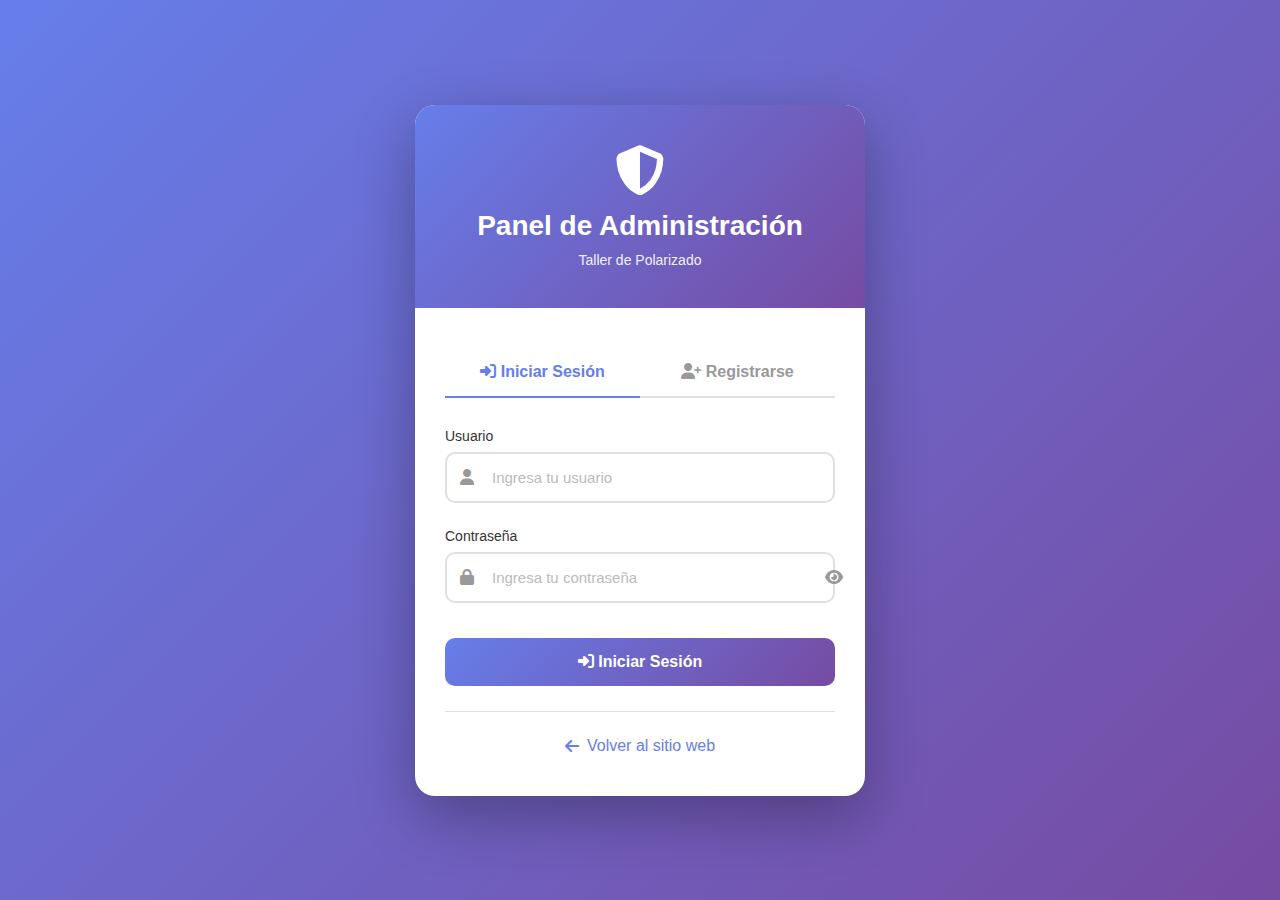
<file: login.html>
<!DOCTYPE html>
<html lang="es">
<head>
    <meta charset="UTF-8">
    <meta name="viewport" content="width=device-width, initial-scale=1.0">
    <title>Iniciar Sesión - Taller de Polarizado</title>
    <link rel="stylesheet" href="login-styles.css">
    <link rel="stylesheet" href="https://cdnjs.cloudflare.com/ajax/libs/font-awesome/6.4.0/css/all.min.css">
</head>
<body>
    <div class="login-container">
        <div class="login-header">
            <i class="fas fa-shield-alt"></i>
            <h1>Panel de Administración</h1>
            <p>Taller de Polarizado</p>
        </div>

        <div class="login-body">
            <!-- Alert Message -->
            <div class="alert" id="alertMessage">
                <i class="fas fa-info-circle"></i>
                <span id="alertText"></span>
            </div>

            <!-- Tabs -->
            <div class="form-tabs">
                <button class="tab-button active" data-tab="login">
                    <i class="fas fa-sign-in-alt"></i> Iniciar Sesión
                </button>
                <button class="tab-button" data-tab="register">
                    <i class="fas fa-user-plus"></i> Registrarse
                </button>
            </div>

            <!-- Login Form -->
            <div class="form-content active" id="login-form">
                <form id="loginForm">
                    <div class="form-group">
                        <label for="login-username">Usuario</label>
                        <div class="input-group">
                            <i class="fas fa-user"></i>
                            <input 
                                type="text" 
                                id="login-username" 
                                placeholder="Ingresa tu usuario"
                                required
                                autocomplete="username"
                            >
                        </div>
                    </div>

                    <div class="form-group">
                        <label for="login-password">Contraseña</label>
                        <div class="input-group">
                            <i class="fas fa-lock"></i>
                            <input 
                                type="password" 
                                id="login-password" 
                                placeholder="Ingresa tu contraseña"
                                required
                                autocomplete="current-password"
                            >
                            <button type="button" class="password-toggle" onclick="togglePassword('login-password', this)">
                                <i class="fas fa-eye"></i>
                            </button>
                        </div>
                    </div>

                    <button type="submit" class="btn-submit">
                        <i class="fas fa-sign-in-alt"></i> Iniciar Sesión
                    </button>
                </form>
            </div>

            <!-- Register Form -->
            <div class="form-content" id="register-form">
                <form id="registerForm">
                    <div class="form-group">
                        <label for="register-username">Usuario</label>
                        <div class="input-group">
                            <i class="fas fa-user"></i>
                            <input 
                                type="text" 
                                id="register-username" 
                                placeholder="Elige un nombre de usuario"
                                required
                                autocomplete="username"
                                minlength="3"
                            >
                        </div>
                        <div class="password-requirements">
                            Mínimo 3 caracteres
                        </div>
                    </div>

                    <div class="form-group">
                        <label for="register-password">Contraseña</label>
                        <div class="input-group">
                            <i class="fas fa-lock"></i>
                            <input 
                                type="password" 
                                id="register-password" 
                                placeholder="Crea una contraseña segura"
                                required
                                autocomplete="new-password"
                                minlength="6"
                            >
                            <button type="button" class="password-toggle" onclick="togglePassword('register-password', this)">
                                <i class="fas fa-eye"></i>
                            </button>
                        </div>
                        <div class="password-requirements">
                            La contraseña debe tener:
                            <ul>
                                <li>Mínimo 6 caracteres</li>
                                <li>Se recomienda usar letras, números y símbolos</li>
                            </ul>
                        </div>
                    </div>

                    <div class="form-group">
                        <label for="register-password-confirm">Confirmar Contraseña</label>
                        <div class="input-group">
                            <i class="fas fa-lock"></i>
                            <input 
                                type="password" 
                                id="register-password-confirm" 
                                placeholder="Confirma tu contraseña"
                                required
                                autocomplete="new-password"
                                minlength="6"
                            >
                            <button type="button" class="password-toggle" onclick="togglePassword('register-password-confirm', this)">
                                <i class="fas fa-eye"></i>
                            </button>
                        </div>
                    </div>

                    <button type="submit" class="btn-submit">
                        <i class="fas fa-user-plus"></i> Crear Cuenta
                    </button>
                </form>
            </div>

            <!-- Footer -->
            <div class="form-footer">
                <a href="index.html" class="back-home">
                    <i class="fas fa-arrow-left"></i> Volver al sitio web
                </a>
            </div>
        </div>
    </div>

    <script src="auth.js"></script>
    <script>
        // Alternar entre tabs
        document.querySelectorAll('.tab-button').forEach(button => {
            button.addEventListener('click', () => {
                const tab = button.dataset.tab;
                
                // Actualizar botones
                document.querySelectorAll('.tab-button').forEach(btn => {
                    btn.classList.remove('active');
                });
                button.classList.add('active');
                
                // Actualizar contenido
                document.querySelectorAll('.form-content').forEach(content => {
                    content.classList.remove('active');
                });
                document.getElementById(`${tab}-form`).classList.add('active');
                
                // Limpiar alerta
                hideAlert();
            });
        });

        // Toggle password visibility
        function togglePassword(inputId, button) {
            const input = document.getElementById(inputId);
            const icon = button.querySelector('i');
            
            if (input.type === 'password') {
                input.type = 'text';
                icon.classList.remove('fa-eye');
                icon.classList.add('fa-eye-slash');
            } else {
                input.type = 'password';
                icon.classList.remove('fa-eye-slash');
                icon.classList.add('fa-eye');
            }
        }

        // Mostrar alerta
        function showAlert(message, type) {
            const alert = document.getElementById('alertMessage');
            const alertText = document.getElementById('alertText');
            const icon = alert.querySelector('i');
            
            alertText.textContent = message;
            alert.className = `alert ${type} show`;
            
            if (type === 'success') {
                icon.className = 'fas fa-check-circle';
            } else {
                icon.className = 'fas fa-exclamation-circle';
            }
            
            // Auto-hide después de 5 segundos
            setTimeout(() => {
                hideAlert();
            }, 5000);
        }

        // Ocultar alerta
        function hideAlert() {
            const alert = document.getElementById('alertMessage');
            alert.classList.remove('show');
        }

        // Manejar login
        document.getElementById('loginForm').addEventListener('submit', (e) => {
            e.preventDefault();
            
            const username = document.getElementById('login-username').value.trim();
            const password = document.getElementById('login-password').value;
            
            const submitBtn = e.target.querySelector('.btn-submit');
            submitBtn.classList.add('loading');
            
            // Simular delay de red
            setTimeout(() => {
                const result = auth.login(username, password);
                
                submitBtn.classList.remove('loading');
                
                if (result.success) {
                    showAlert('¡Inicio de sesión exitoso! Redirigiendo...', 'success');
                    setTimeout(() => {
                        window.location.href = 'admin.html';
                    }, 1000);
                } else {
                    showAlert(result.message, 'error');
                }
            }, 500);
        });

        // Manejar registro
        document.getElementById('registerForm').addEventListener('submit', (e) => {
            e.preventDefault();
            
            const username = document.getElementById('register-username').value.trim();
            const password = document.getElementById('register-password').value;
            const confirmPassword = document.getElementById('register-password-confirm').value;
            
            // Validar que las contraseñas coincidan
            if (password !== confirmPassword) {
                showAlert('Las contraseñas no coinciden', 'error');
                return;
            }
            
            const submitBtn = e.target.querySelector('.btn-submit');
            submitBtn.classList.add('loading');
            
            // Simular delay de red
            setTimeout(() => {
                const result = auth.register(username, password);
                
                submitBtn.classList.remove('loading');
                
                if (result.success) {
                    showAlert(result.message + ' Ahora puedes iniciar sesión.', 'success');
                    
                    // Limpiar formulario
                    e.target.reset();
                    
                    // Cambiar a tab de login después de 2 segundos
                    setTimeout(() => {
                        document.querySelector('[data-tab="login"]').click();
                        document.getElementById('login-username').value = username;
                    }, 2000);
                } else {
                    showAlert(result.message, 'error');
                }
            }, 500);
        });

        // Verificar si ya hay sesión activa
        document.addEventListener('DOMContentLoaded', () => {
            if (auth.isAuthenticated()) {
                window.location.href = 'admin.html';
            }
        });

        // Limpiar alertas al escribir
        document.querySelectorAll('input').forEach(input => {
            input.addEventListener('input', hideAlert);
        });
    </script>
</body>
</html>
</file>
<file: login-styles.css>
* {
    margin: 0;
    padding: 0;
    box-sizing: border-box;
}

body {
    font-family: 'Segoe UI', Tahoma, Geneva, Verdana, sans-serif;
    background: linear-gradient(135deg, #667eea 0%, #764ba2 100%);
    min-height: 100vh;
    display: flex;
    justify-content: center;
    align-items: center;
    padding: 20px;
}

.login-container {
    background: white;
    border-radius: 20px;
    box-shadow: 0 20px 60px rgba(0, 0, 0, 0.3);
    overflow: hidden;
    max-width: 450px;
    width: 100%;
    animation: slideUp 0.5s ease-out;
}

@keyframes slideUp {
    from {
        opacity: 0;
        transform: translateY(30px);
    }
    to {
        opacity: 1;
        transform: translateY(0);
    }
}

.login-header {
    background: linear-gradient(135deg, #667eea 0%, #764ba2 100%);
    color: white;
    padding: 40px 30px;
    text-align: center;
}

.login-header i {
    font-size: 50px;
    margin-bottom: 15px;
    display: block;
}

.login-header h1 {
    font-size: 28px;
    margin-bottom: 10px;
    font-weight: 600;
}

.login-header p {
    font-size: 14px;
    opacity: 0.9;
}

.login-body {
    padding: 40px 30px;
}

.form-tabs {
    display: flex;
    margin-bottom: 30px;
    border-bottom: 2px solid #e0e0e0;
}

.tab-button {
    flex: 1;
    padding: 15px;
    background: none;
    border: none;
    font-size: 16px;
    font-weight: 600;
    color: #999;
    cursor: pointer;
    transition: all 0.3s ease;
    position: relative;
}

.tab-button.active {
    color: #667eea;
}

.tab-button.active::after {
    content: '';
    position: absolute;
    bottom: -2px;
    left: 0;
    right: 0;
    height: 2px;
    background: #667eea;
}

.tab-button:hover {
    color: #667eea;
}

.form-content {
    display: none;
}

.form-content.active {
    display: block;
    animation: fadeIn 0.3s ease-in;
}

@keyframes fadeIn {
    from {
        opacity: 0;
    }
    to {
        opacity: 1;
    }
}

.form-group {
    margin-bottom: 25px;
}

.form-group label {
    display: block;
    margin-bottom: 8px;
    color: #333;
    font-weight: 500;
    font-size: 14px;
}

.input-group {
    position: relative;
}

.input-group i {
    position: absolute;
    left: 15px;
    top: 50%;
    transform: translateY(-50%);
    color: #999;
    font-size: 16px;
}

.form-group input {
    width: 100%;
    padding: 15px 15px 15px 45px;
    border: 2px solid #e0e0e0;
    border-radius: 10px;
    font-size: 15px;
    transition: all 0.3s ease;
    font-family: inherit;
}

.form-group input:focus {
    outline: none;
    border-color: #667eea;
    box-shadow: 0 0 0 3px rgba(102, 126, 234, 0.1);
}

.form-group input::placeholder {
    color: #bbb;
}

.password-toggle {
    position: absolute;
    right: 15px;
    top: 50%;
    transform: translateY(-50%);
    background: none;
    border: none;
    color: #999;
    cursor: pointer;
    font-size: 16px;
    padding: 5px;
    transition: color 0.3s ease;
}

.password-toggle:hover {
    color: #667eea;
}

.btn-submit {
    width: 100%;
    padding: 15px;
    background: linear-gradient(135deg, #667eea 0%, #764ba2 100%);
    color: white;
    border: none;
    border-radius: 10px;
    font-size: 16px;
    font-weight: 600;
    cursor: pointer;
    transition: all 0.3s ease;
    margin-top: 10px;
}

.btn-submit:hover {
    transform: translateY(-2px);
    box-shadow: 0 10px 20px rgba(102, 126, 234, 0.3);
}

.btn-submit:active {
    transform: translateY(0);
}

.alert {
    padding: 15px;
    border-radius: 10px;
    margin-bottom: 20px;
    display: none;
    align-items: center;
    gap: 10px;
    animation: slideDown 0.3s ease-out;
}

@keyframes slideDown {
    from {
        opacity: 0;
        transform: translateY(-10px);
    }
    to {
        opacity: 1;
        transform: translateY(0);
    }
}

.alert.show {
    display: flex;
}

.alert i {
    font-size: 20px;
}

.alert.success {
    background: #d4edda;
    color: #155724;
    border: 1px solid #c3e6cb;
}

.alert.error {
    background: #f8d7da;
    color: #721c24;
    border: 1px solid #f5c6cb;
}

.form-footer {
    text-align: center;
    margin-top: 25px;
    padding-top: 25px;
    border-top: 1px solid #e0e0e0;
}

.form-footer a {
    color: #667eea;
    text-decoration: none;
    font-weight: 500;
    transition: color 0.3s ease;
}

.form-footer a:hover {
    color: #764ba2;
    text-decoration: underline;
}

.back-home {
    display: inline-flex;
    align-items: center;
    gap: 8px;
    color: #667eea;
    text-decoration: none;
    font-weight: 500;
    transition: all 0.3s ease;
}

.back-home:hover {
    color: #764ba2;
    gap: 12px;
}

.password-requirements {
    font-size: 12px;
    color: #666;
    margin-top: 8px;
    padding-left: 5px;
}

.password-requirements ul {
    list-style: none;
    padding: 0;
    margin: 5px 0 0 0;
}

.password-requirements li {
    padding: 2px 0;
}

.password-requirements li::before {
    content: '•';
    color: #667eea;
    font-weight: bold;
    display: inline-block;
    width: 15px;
}

/* Responsive */
@media (max-width: 480px) {
    .login-container {
        border-radius: 15px;
    }

    .login-header {
        padding: 30px 20px;
    }

    .login-header h1 {
        font-size: 24px;
    }

    .login-body {
        padding: 30px 20px;
    }

    .form-group input {
        padding: 12px 12px 12px 40px;
    }

    .btn-submit {
        padding: 12px;
    }
}

/* Loading state */
.btn-submit.loading {
    position: relative;
    color: transparent;
    pointer-events: none;
}

.btn-submit.loading::after {
    content: '';
    position: absolute;
    width: 20px;
    height: 20px;
    top: 50%;
    left: 50%;
    margin-left: -10px;
    margin-top: -10px;
    border: 3px solid rgba(255, 255, 255, 0.3);
    border-top-color: white;
    border-radius: 50%;
    animation: spin 0.8s linear infinite;
}

@keyframes spin {
    to {
        transform: rotate(360deg);
    }
}
</file>
